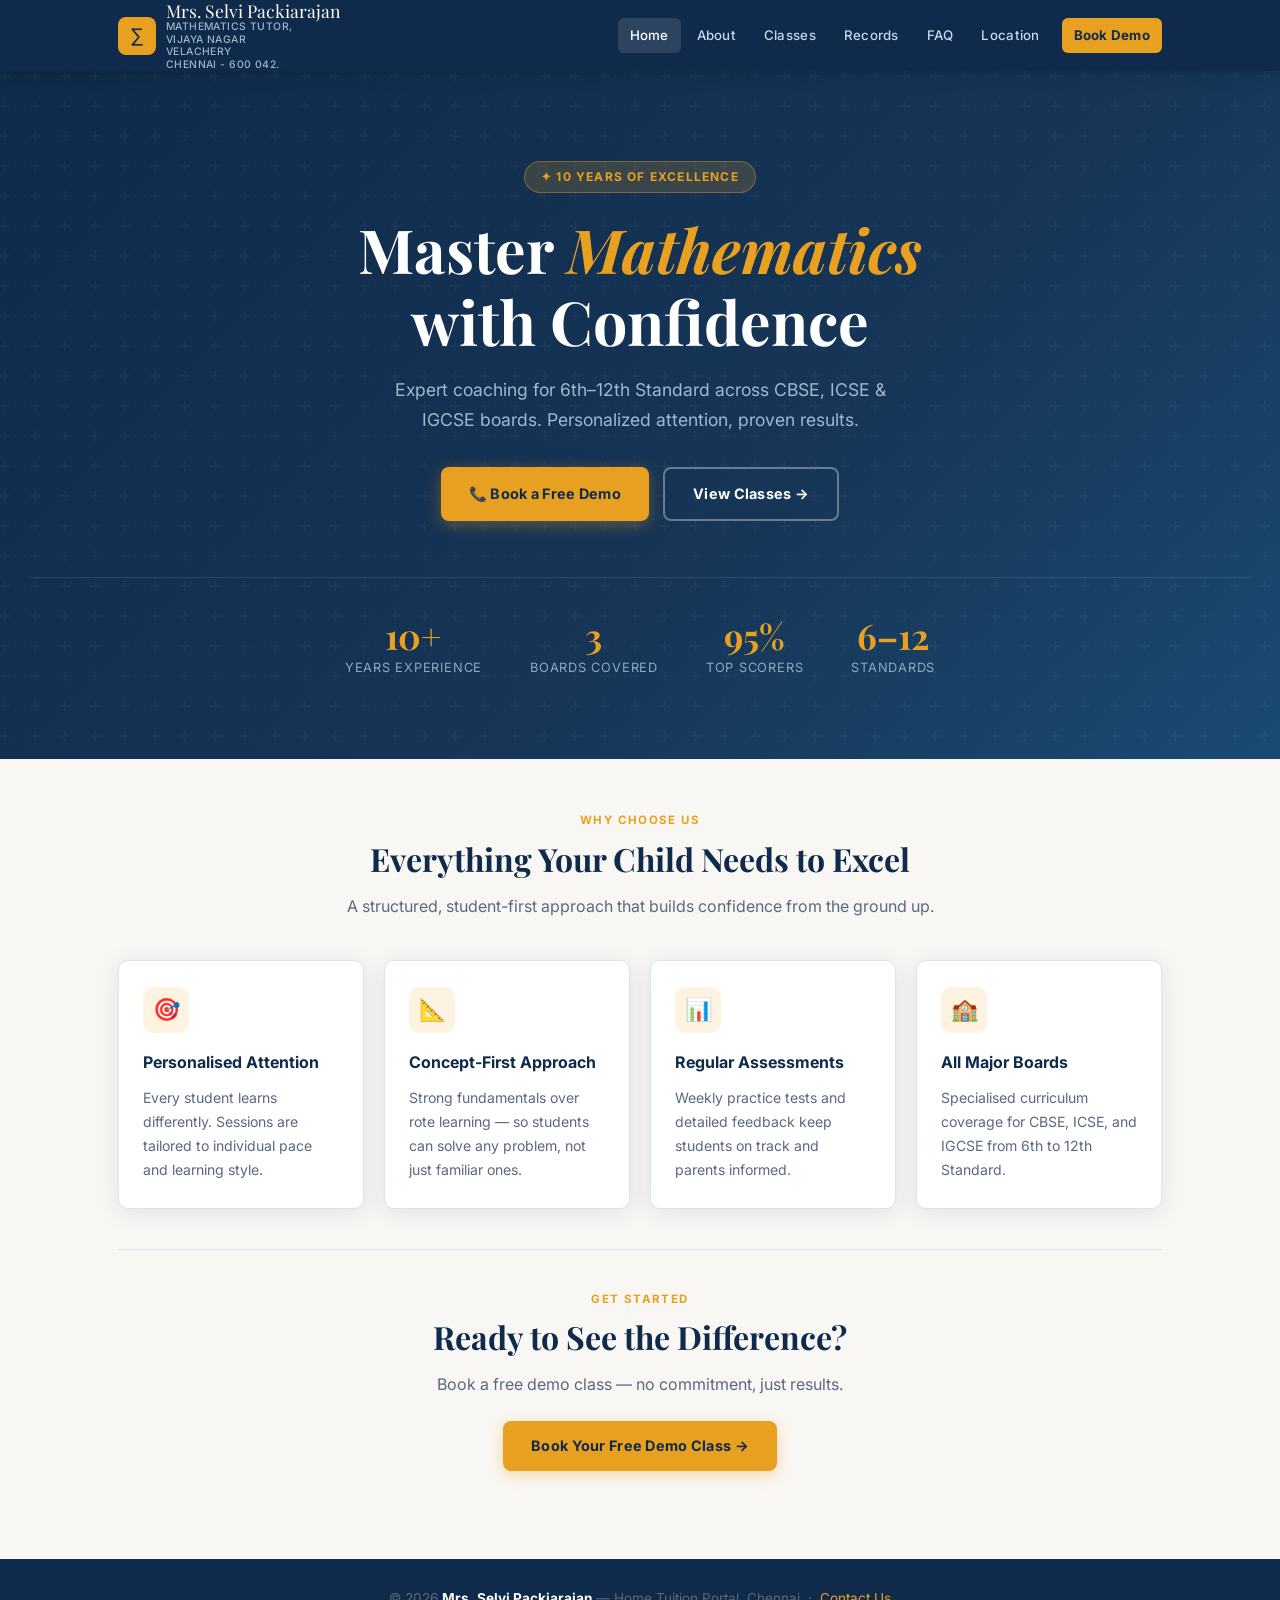
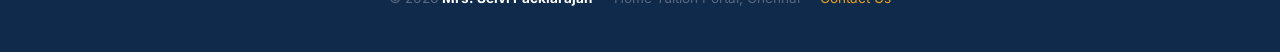
<file: index.html>
<!DOCTYPE html>
<html lang="en">
<head>
  <meta charset="UTF-8">
  <meta name="viewport" content="width=device-width, initial-scale=1.0">
  <title>Home Tuition — Expert Mathematics (6th–12th)</title>

  <link rel="stylesheet" href="css/style.css">

</head>


<body>

<header>
  <div class="header-inner">
    <a class="site-brand" href="index.html">
      <div class="brand-icon">∑</div>
      <div class="brand-text">
  Mrs. Selvi Packiarajan<br>
  <span>
    Mathematics Tutor,<br>
    Vijaya Nagar<br>
    Velachery<br>
    Chennai - 600 042.
  </span>
</div>

    <nav>
      <a href="index.html" class="active">Home</a>
      <a href="about.html">About</a>
      <a href="classes.html">Classes</a>
      <a href="records.html">Records</a>
      <a href="faq.html">FAQ</a>
      <a href="location.html">Location</a>
      <a href="contact.html" class="nav-cta">Book Demo</a>
    </nav>
  </div>
</header>

<section class="home-hero">
  <div class="hero-badge">✦ 10 Years of Excellence</div>
  <h1>Master <em>Mathematics</em><br>with Confidence</h1>
  <p>Expert coaching for 6th–12th Standard across CBSE, ICSE &amp; IGCSE boards. Personalized attention, proven results.</p>
  <div class="hero-btns">
    <a href="contact.html" class="btn btn-primary">📞 Book a Free Demo</a>
    <a href="classes.html" class="btn btn-outline">View Classes →</a>
  </div>
  <div class="stats-row">
    <div class="stat-item">
      <div class="stat-number">10+</div>
      <div class="stat-label">Years Experience</div>
    </div>
    <div class="stat-item">
      <div class="stat-number">3</div>
      <div class="stat-label">Boards Covered</div>
    </div>
    <div class="stat-item">
      <div class="stat-number">95%</div>
      <div class="stat-label">Top Scorers</div>
    </div>
    <div class="stat-item">
      <div class="stat-number">6–12</div>
      <div class="stat-label">Standards</div>
    </div>
  </div>
</section>

<main>
  <div class="text-center">
    <div class="section-label">Why Choose Us</div>
    <h2>Everything Your Child Needs to Excel</h2>
    <p>A structured, student-first approach that builds confidence from the ground up.</p>
  </div>

  <div class="feature-grid">
    <div class="feature-card">
      <div class="feature-icon">🎯</div>
      <h3>Personalised Attention</h3>
      <p>Every student learns differently. Sessions are tailored to individual pace and learning style.</p>
    </div>
    <div class="feature-card">
      <div class="feature-icon">📐</div>
      <h3>Concept-First Approach</h3>
      <p>Strong fundamentals over rote learning — so students can solve any problem, not just familiar ones.</p>
    </div>
    <div class="feature-card">
      <div class="feature-icon">📊</div>
      <h3>Regular Assessments</h3>
      <p>Weekly practice tests and detailed feedback keep students on track and parents informed.</p>
    </div>
    <div class="feature-card">
      <div class="feature-icon">🏫</div>
      <h3>All Major Boards</h3>
      <p>Specialised curriculum coverage for CBSE, ICSE, and IGCSE from 6th to 12th Standard.</p>
    </div>
  </div>

  <div class="divider"></div>

  <div class="text-center">
    <div class="section-label">Get Started</div>
    <h2>Ready to See the Difference?</h2>
    <p>Book a free demo class — no commitment, just results.</p>
    <div style="margin-top:22px;">
      <a href="contact.html" class="cta">Book Your Free Demo Class →</a>
    </div>
  </div>
</main>

<footer>
  <p>&copy; 2026 <strong>Mrs. Selvi Packiarajan</strong> — Home Tuition Portal, Chennai &nbsp;·&nbsp; <a href="contact.html">Contact Us</a></p>
</footer>

</body>
</html>
</file>
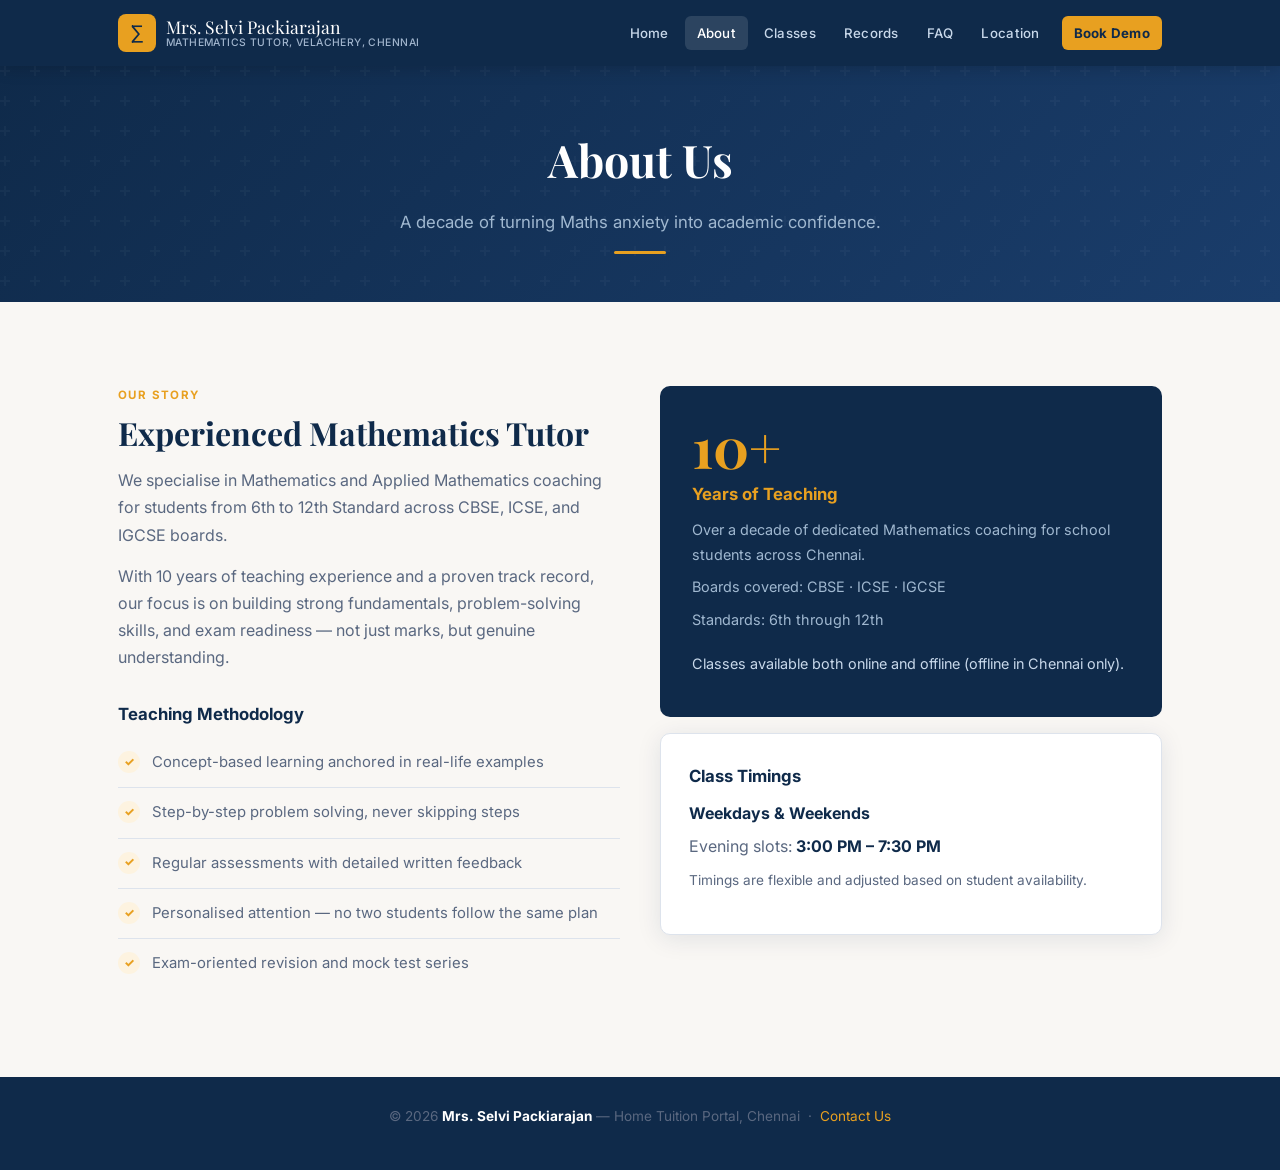
<file: about.html>
<!DOCTYPE html>
<html lang="en">
<head>
  <meta charset="UTF-8">
  <meta name="viewport" content="width=device-width, initial-scale=1.0">
  <title>About — Home Tuition</title>
  <link rel="stylesheet" href="css/style.css">
</head>
<body>

<header>
  <div class="header-inner">
    <a class="site-brand" href="index.html">
      <div class="brand-icon">∑</div>
      <div class="brand-text">Mrs. Selvi Packiarajan<span>Mathematics Tutor, Velachery, Chennai</span></div>
    </a>
    <nav>
      <a href="index.html">Home</a>
      <a href="about.html" class="active">About</a>
      <a href="classes.html">Classes</a>
      <a href="records.html">Records</a>
      <a href="faq.html">FAQ</a>
      <a href="location.html">Location</a>
      <a href="contact.html" class="nav-cta">Book Demo</a>
    </nav>
  </div>
</header>

<div class="page-hero">
  <h1>About Us</h1>
  <p>A decade of turning Maths anxiety into academic confidence.</p>
  <div class="hero-bar"></div>
</div>

<main>
  <div class="about-grid">
    <div>
      <div class="section-label">Our Story</div>
      <h2>Experienced Mathematics Tutor</h2>
      <p>We specialise in Mathematics and Applied Mathematics coaching for students from 6th to 12th Standard across CBSE, ICSE, and IGCSE boards.</p>
      <p>With 10 years of teaching experience and a proven track record, our focus is on building strong fundamentals, problem-solving skills, and exam readiness — not just marks, but genuine understanding.</p>

      <h3>Teaching Methodology</h3>
      <ul class="method-list">
        <li>Concept-based learning anchored in real-life examples</li>
        <li>Step-by-step problem solving, never skipping steps</li>
        <li>Regular assessments with detailed written feedback</li>
        <li>Personalised attention — no two students follow the same plan</li>
        <li>Exam-oriented revision and mock test series</li>
      </ul>
    </div>

    <div>
      <div class="highlight-box">
        <div class="exp-number">10+</div>
        <h3>Years of Teaching</h3>
        <p>Over a decade of dedicated Mathematics coaching for school students across Chennai.</p>
        <p>Boards covered: CBSE · ICSE · IGCSE</p>
        <p>Standards: 6th through 12th</p>
        <p style="margin-top:20px; color:#c8d8ea;">Classes available both online and offline (offline in Chennai only).</p>
      </div>

      <div class="card mt-16">
        <h3 style="margin-top:0">Class Timings</h3>
        <p style="margin-bottom:6px;"><strong style="color:var(--navy)">Weekdays &amp; Weekends</strong></p>
        <p style="margin:0;">Evening slots: <strong style="color:var(--navy)">3:00 PM – 7:30 PM</strong></p>
        <p style="font-size:0.85rem;margin-top:8px;">Timings are flexible and adjusted based on student availability.</p>
      </div>
    </div>
  </div>
</main>

<footer>
  <p>&copy; 2026 <strong>Mrs. Selvi Packiarajan</strong> — Home Tuition Portal, Chennai &nbsp;·&nbsp; <a href="contact.html">Contact Us</a></p>
</footer>

</body>
</html>
</file>
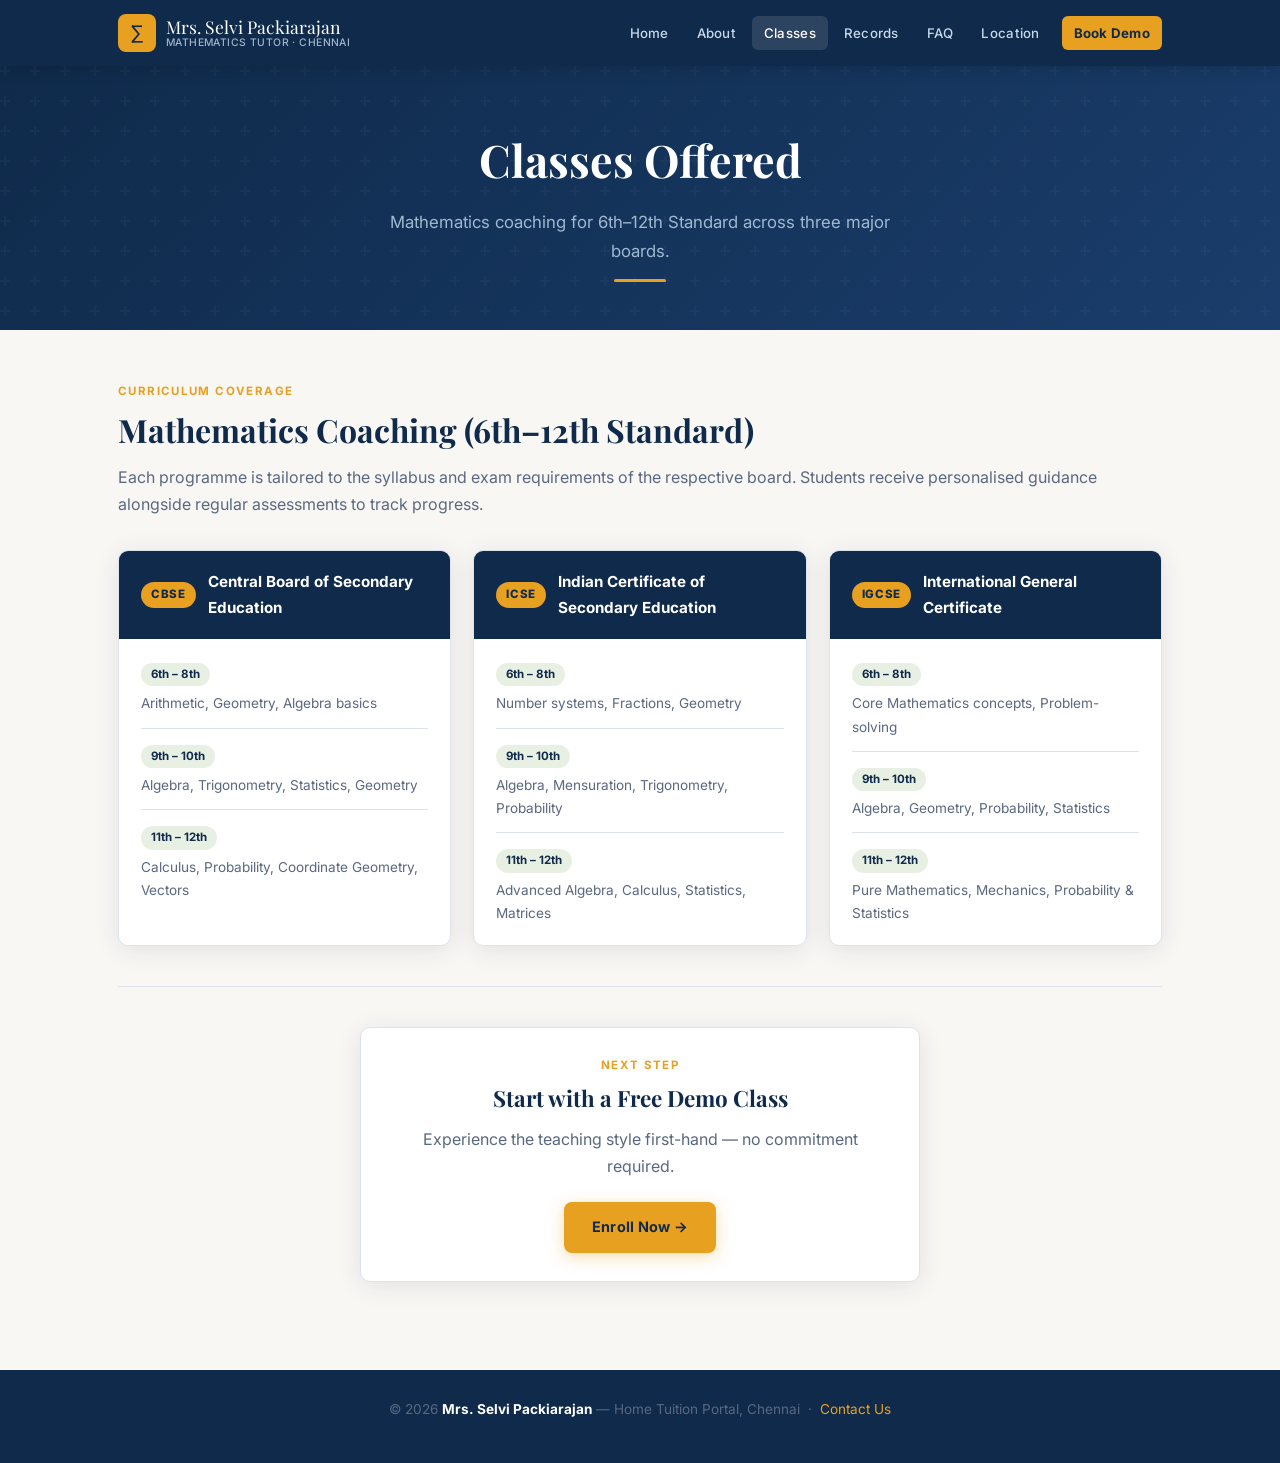
<file: classes.html>
<!DOCTYPE html>
<html lang="en">
<head>
  <meta charset="UTF-8">
  <meta name="viewport" content="width=device-width, initial-scale=1.0">
  <title>Classes — Home Tuition</title>
  <link rel="stylesheet" href="css/style.css">
</head>
<body>

<header>
  <div class="header-inner">
    <a class="site-brand" href="index.html">
      <div class="brand-icon">∑</div>
      <div class="brand-text">Mrs. Selvi Packiarajan<span>Mathematics Tutor · Chennai</span></div>
    </a>
    <nav>
      <a href="index.html">Home</a>
      <a href="about.html">About</a>
      <a href="classes.html" class="active">Classes</a>
      <a href="records.html">Records</a>
      <a href="faq.html">FAQ</a>
      <a href="location.html">Location</a>
      <a href="contact.html" class="nav-cta">Book Demo</a>
    </nav>
  </div>
</header>

<div class="page-hero">
  <h1>Classes Offered</h1>
  <p>Mathematics coaching for 6th–12th Standard across three major boards.</p>
  <div class="hero-bar"></div>
</div>

<main>
  <div class="section-label">Curriculum Coverage</div>
  <h2>Mathematics Coaching (6th–12th Standard)</h2>
  <p>Each programme is tailored to the syllabus and exam requirements of the respective board. Students receive personalised guidance alongside regular assessments to track progress.</p>

  <div class="boards-grid">

    <div class="board-card">
      <div class="board-card-head">
        <span class="board-badge">CBSE</span>
        <h3>Central Board of Secondary Education</h3>
      </div>
      <div class="board-card-body">
        <div class="board-level">
          <span class="level-tag">6th – 8th</span>
          <p>Arithmetic, Geometry, Algebra basics</p>
        </div>
        <div class="board-level">
          <span class="level-tag">9th – 10th</span>
          <p>Algebra, Trigonometry, Statistics, Geometry</p>
        </div>
        <div class="board-level">
          <span class="level-tag">11th – 12th</span>
          <p>Calculus, Probability, Coordinate Geometry, Vectors</p>
        </div>
      </div>
    </div>

    <div class="board-card">
      <div class="board-card-head">
        <span class="board-badge">ICSE</span>
        <h3>Indian Certificate of Secondary Education</h3>
      </div>
      <div class="board-card-body">
        <div class="board-level">
          <span class="level-tag">6th – 8th</span>
          <p>Number systems, Fractions, Geometry</p>
        </div>
        <div class="board-level">
          <span class="level-tag">9th – 10th</span>
          <p>Algebra, Mensuration, Trigonometry, Probability</p>
        </div>
        <div class="board-level">
          <span class="level-tag">11th – 12th</span>
          <p>Advanced Algebra, Calculus, Statistics, Matrices</p>
        </div>
      </div>
    </div>

    <div class="board-card">
      <div class="board-card-head">
        <span class="board-badge">IGCSE</span>
        <h3>International General Certificate</h3>
      </div>
      <div class="board-card-body">
        <div class="board-level">
          <span class="level-tag">6th – 8th</span>
          <p>Core Mathematics concepts, Problem-solving</p>
        </div>
        <div class="board-level">
          <span class="level-tag">9th – 10th</span>
          <p>Algebra, Geometry, Probability, Statistics</p>
        </div>
        <div class="board-level">
          <span class="level-tag">11th – 12th</span>
          <p>Pure Mathematics, Mechanics, Probability &amp; Statistics</p>
        </div>
      </div>
    </div>

  </div>

  <div class="divider"></div>

  <div class="card text-center" style="max-width:560px;margin:0 auto;">
    <div class="section-label">Next Step</div>
    <h2 style="font-size:1.4rem;">Start with a Free Demo Class</h2>
    <p>Experience the teaching style first-hand — no commitment required.</p>
    <a href="contact.html" class="cta" style="margin-top:8px;">Enroll Now →</a>
  </div>
</main>

<footer>
  <p>&copy; 2026 <strong>Mrs. Selvi Packiarajan</strong> — Home Tuition Portal, Chennai &nbsp;·&nbsp; <a href="contact.html">Contact Us</a></p>
</footer>

</body>
</html>
</file>
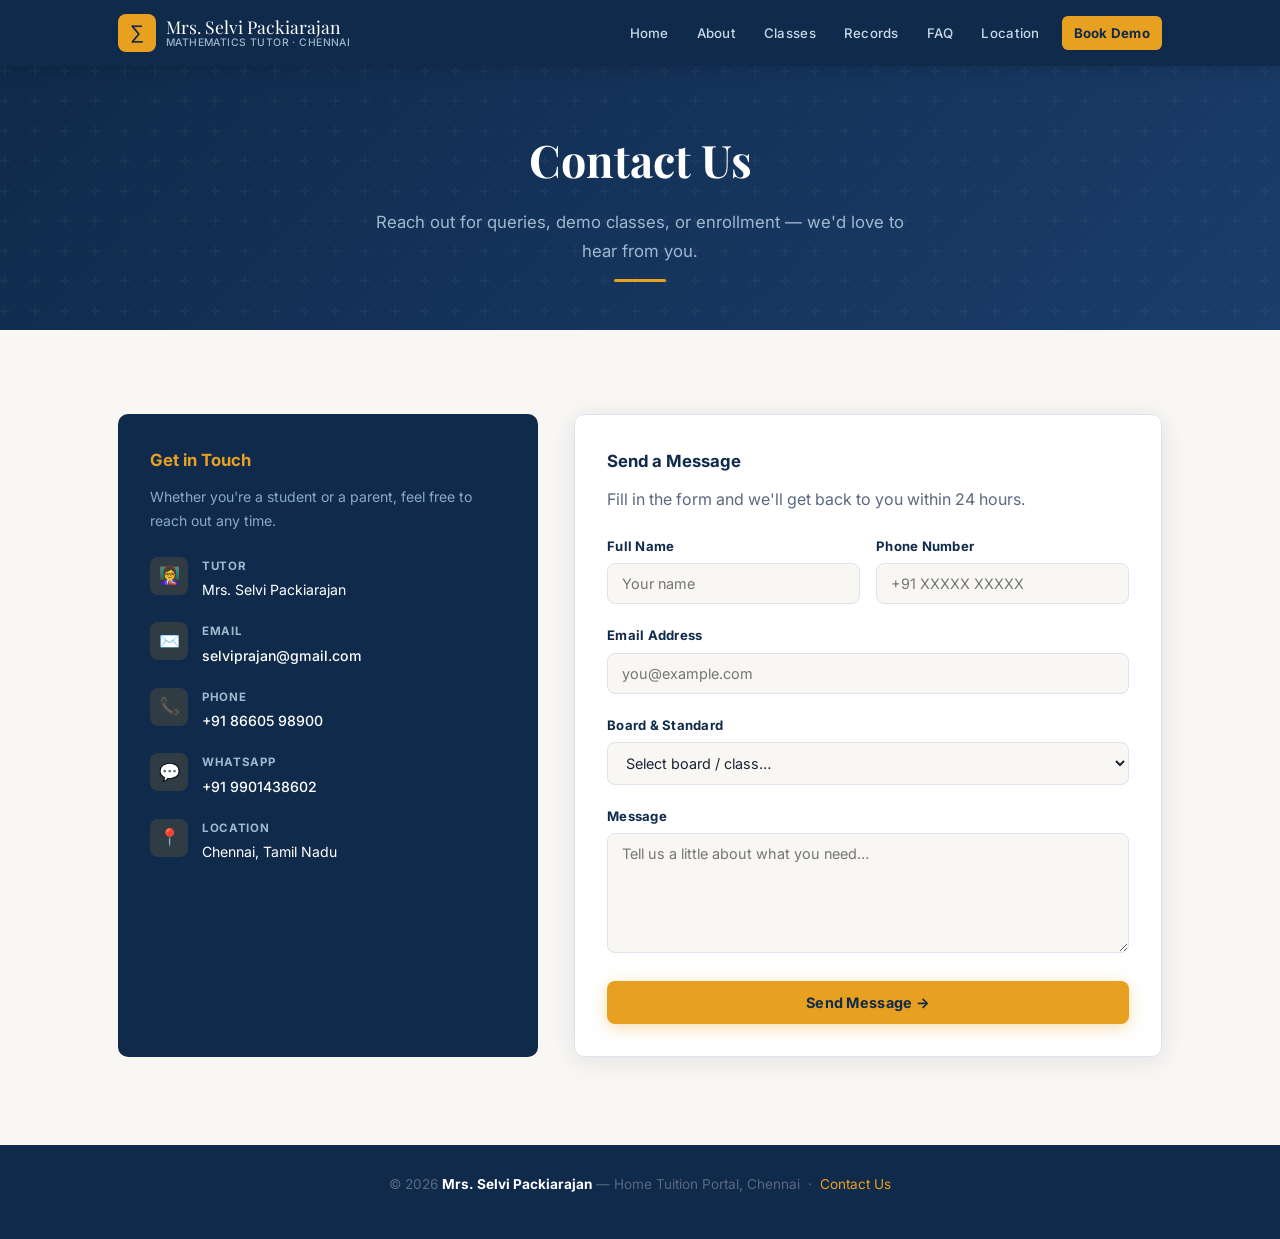
<file: contact.html>
<!DOCTYPE html>
<html lang="en">
<head>
  <meta charset="UTF-8">
  <meta name="viewport" content="width=device-width, initial-scale=1.0">
  <title>Contact — Home Tuition</title>
  <link rel="stylesheet" href="css/style.css">
</head>
<body>

<header>
  <div class="header-inner">
    <a class="site-brand" href="index.html">
      <div class="brand-icon">∑</div>
      <div class="brand-text">Mrs. Selvi Packiarajan<span>Mathematics Tutor · Chennai</span></div>
    </a>
    <nav>
      <a href="index.html">Home</a>
      <a href="about.html">About</a>
      <a href="classes.html">Classes</a>
      <a href="records.html">Records</a>
      <a href="faq.html">FAQ</a>
      <a href="location.html">Location</a>
      <a href="contact.html" class="nav-cta active">Book Demo</a>
    </nav>
  </div>
</header>

<div class="page-hero">
  <h1>Contact Us</h1>
  <p>Reach out for queries, demo classes, or enrollment — we'd love to hear from you.</p>
  <div class="hero-bar"></div>
</div>

<main>
  <div class="contact-grid">

    <div class="contact-info-card">
      <h3>Get in Touch</h3>
      <p style="color:#8aaac4;font-size:0.88rem;margin-bottom:24px;">Whether you're a student or a parent, feel free to reach out any time.</p>

      <div class="contact-row">
        <div class="contact-icon">👩‍🏫</div>
        <div class="contact-detail">
          <strong>Tutor</strong>
          Mrs. Selvi Packiarajan
        </div>
      </div>
      <div class="contact-row">
        <div class="contact-icon">✉️</div>
        <div class="contact-detail">
          <strong>Email</strong>
          <a href="mailto:selviprajan@gmail.com">selviprajan@gmail.com</a>
        </div>
      </div>
      <div class="contact-row">
        <div class="contact-icon">📞</div>
        <div class="contact-detail">
          <strong>Phone</strong>
          <a href="tel:+918660598900">+91 86605 98900</a>
        </div>
      </div>
      <div class="contact-row">
        <div class="contact-icon">💬</div>
        <div class="contact-detail">
          <strong>WhatsApp</strong>
          <a href="https://wa.me/919901438602">+91 9901438602</a>
        </div>
      </div>
      <div class="contact-row">
        <div class="contact-icon">📍</div>
        <div class="contact-detail">
          <strong>Location</strong>
          Chennai, Tamil Nadu
        </div>
      </div>
    </div>

    <div class="form-card">
      <h3>Send a Message</h3>
      <p style="margin-bottom:22px;">Fill in the form and we'll get back to you within 24 hours.</p>
      <form action="mailto:selviprajan@gmail.com" method="post" enctype="text/plain">
        <div class="form-row">
          <div class="form-group">
            <label for="name">Full Name</label>
            <input type="text" id="name" name="name" placeholder="Your name" required>
          </div>
          <div class="form-group">
            <label for="phone">Phone Number</label>
            <input type="tel" id="phone" name="phone" placeholder="+91 XXXXX XXXXX">
          </div>
        </div>
        <div class="form-group">
          <label for="email">Email Address</label>
          <input type="email" id="email" name="email" placeholder="you@example.com" required>
        </div>
        <div class="form-group">
          <label for="board">Board &amp; Standard</label>
          <select id="board" name="board">
            <option value="">Select board / class…</option>
            <optgroup label="CBSE">
              <option>CBSE — 6th to 8th</option>
              <option>CBSE — 9th to 10th</option>
              <option>CBSE — 11th to 12th</option>
            </optgroup>
            <optgroup label="ICSE">
              <option>ICSE — 6th to 8th</option>
              <option>ICSE — 9th to 10th</option>
              <option>ICSE — 11th to 12th</option>
            </optgroup>
            <optgroup label="IGCSE">
              <option>IGCSE — 6th to 8th</option>
              <option>IGCSE — 9th to 10th</option>
              <option>IGCSE — 11th to 12th</option>
            </optgroup>
          </select>
        </div>
        <div class="form-group">
          <label for="message">Message</label>
          <textarea id="message" name="message" placeholder="Tell us a little about what you need…" required></textarea>
        </div>
        <button type="submit" class="btn btn-primary" style="width:100%;justify-content:center;">Send Message →</button>
      </form>
    </div>

  </div>
</main>

<footer>
  <p>&copy; 2026 <strong>Mrs. Selvi Packiarajan</strong> — Home Tuition Portal, Chennai &nbsp;·&nbsp; <a href="contact.html">Contact Us</a></p>
</footer>

</body>
</html>
</file>
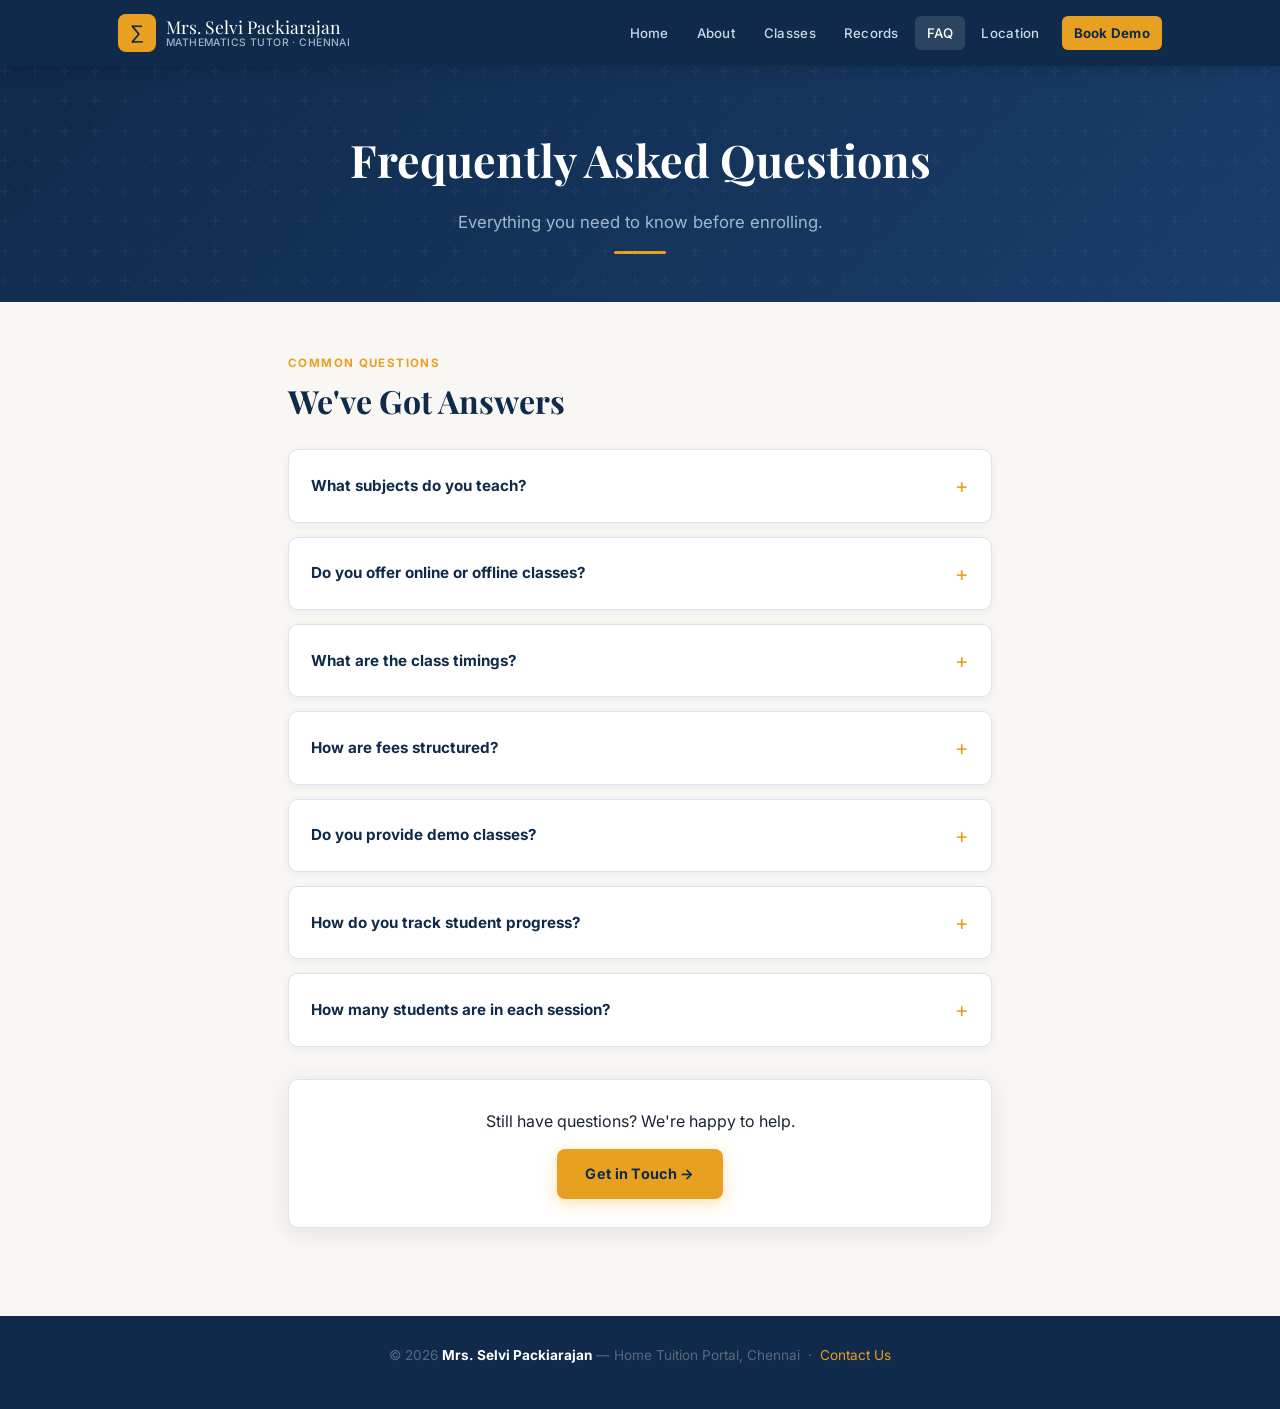
<file: faq.html>
<!DOCTYPE html>
<html lang="en">
<head>
  <meta charset="UTF-8">
  <meta name="viewport" content="width=device-width, initial-scale=1.0">
  <title>FAQ — Home Tuition</title>
  <link rel="stylesheet" href="css/style.css">
</head>
<body>

<header>
  <div class="header-inner">
    <a class="site-brand" href="index.html">
      <div class="brand-icon">∑</div>
      <div class="brand-text">Mrs. Selvi Packiarajan<span>Mathematics Tutor · Chennai</span></div>
    </a>
    <nav>
      <a href="index.html">Home</a>
      <a href="about.html">About</a>
      <a href="classes.html">Classes</a>
      <a href="records.html">Records</a>
      <a href="faq.html" class="active">FAQ</a>
      <a href="location.html">Location</a>
      <a href="contact.html" class="nav-cta">Book Demo</a>
    </nav>
  </div>
</header>

<div class="page-hero">
  <h1>Frequently Asked Questions</h1>
  <p>Everything you need to know before enrolling.</p>
  <div class="hero-bar"></div>
</div>

<main style="max-width:760px;">
  <div class="section-label">Common Questions</div>
  <h2>We've Got Answers</h2>

  <div class="faq-list">

    <div class="faq-item">
      <div class="faq-question">What subjects do you teach?</div>
      <div class="faq-answer">
        <p>We specialise exclusively in Mathematics (and Applied Mathematics) for classes 6th to 12th across CBSE, ICSE, and IGCSE boards.</p>
      </div>
    </div>

    <div class="faq-item">
      <div class="faq-question">Do you offer online or offline classes?</div>
      <div class="faq-answer">
        <p>Both options are available. Offline sessions are conducted in Chennai only. Online classes are open to students across India.</p>
      </div>
    </div>

    <div class="faq-item">
      <div class="faq-question">What are the class timings?</div>
      <div class="faq-answer">
        <p>Evening slots are available from <strong>3:00 PM to 7:30 PM</strong> on weekdays and weekends. Timings are flexible and adjusted to suit each student's school schedule.</p>
      </div>
    </div>

    <div class="faq-item">
      <div class="faq-question">How are fees structured?</div>
      <div class="faq-answer">
        <p>Fees depend on the grade level and board. Discounts are available for group enrollments and long-term commitments. Please <a href="contact.html">contact us</a> for a personalised fee quote.</p>
      </div>
    </div>

    <div class="faq-item">
      <div class="faq-question">Do you provide demo classes?</div>
      <div class="faq-answer">
        <p>Yes! We offer a <strong>free demo class</strong> so students and parents can experience the teaching approach before committing. <a href="contact.html">Book yours today →</a></p>
      </div>
    </div>

    <div class="faq-item">
      <div class="faq-question">How do you track student progress?</div>
      <div class="faq-answer">
        <p>Through regular assessments, timed practice tests, and one-on-one feedback sessions. Parents receive periodic updates on their child's performance and areas of improvement.</p>
      </div>
    </div>

    <div class="faq-item">
      <div class="faq-question">How many students are in each session?</div>
      <div class="faq-answer">
        <p>We keep batch sizes very small to ensure personalised attention. Both one-on-one and small group sessions (up to 3 students) are available.</p>
      </div>
    </div>

  </div>

  <div class="card mt-32 text-center">
    <p style="margin-bottom:14px;color:var(--text);">Still have questions? We're happy to help.</p>
    <a href="contact.html" class="cta">Get in Touch →</a>
  </div>
</main>

<footer>
  <p>&copy; 2026 <strong>Mrs. Selvi Packiarajan</strong> — Home Tuition Portal, Chennai &nbsp;·&nbsp; <a href="contact.html">Contact Us</a></p>
</footer>

<script>
  document.querySelectorAll('.faq-question').forEach(q => {
    q.addEventListener('click', () => {
      const item = q.parentElement;
      const isOpen = item.classList.contains('open');
      document.querySelectorAll('.faq-item').forEach(i => i.classList.remove('open'));
      if (!isOpen) item.classList.add('open');
    });
  });
</script>

</body>
</html>
</file>
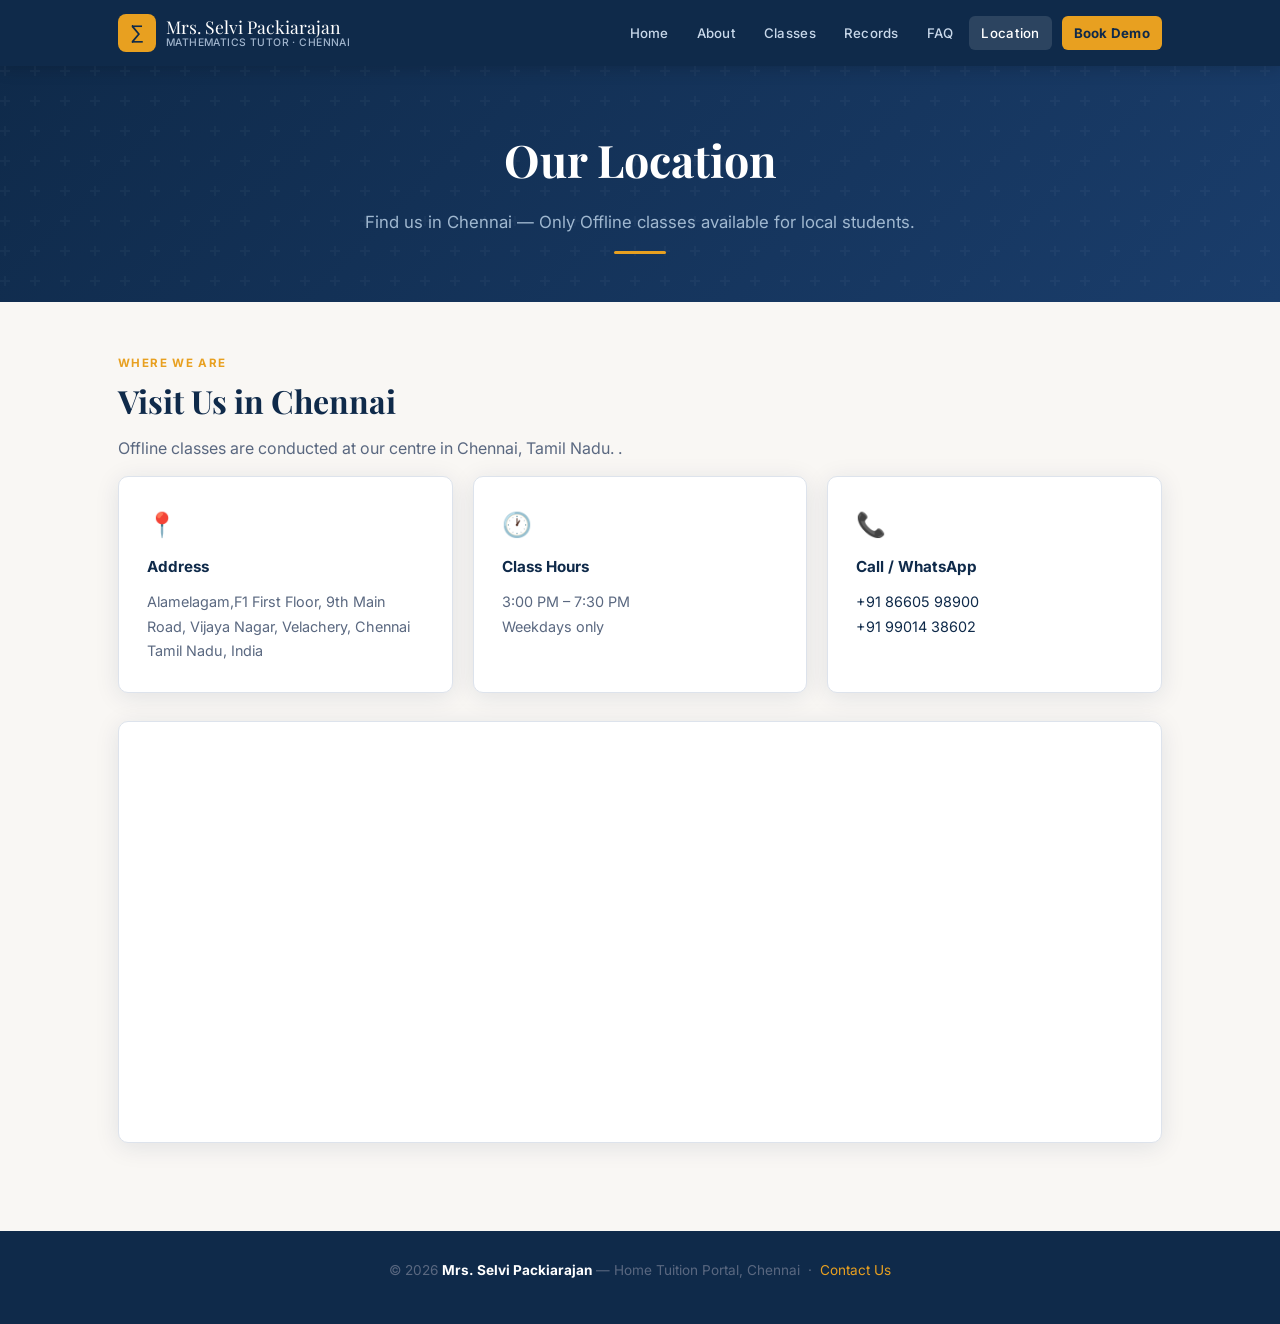
<file: location.html>
<!DOCTYPE html>
<html lang="en">
<head>
  <meta charset="UTF-8">
  <meta name="viewport" content="width=device-width, initial-scale=1.0">
  <title>Location — Home Tuition</title>
  <link rel="stylesheet" href="css/style.css">
</head>
<body>

<header>
  <div class="header-inner">
    <a class="site-brand" href="index.html">
      <div class="brand-icon">∑</div>
      <div class="brand-text">Mrs. Selvi Packiarajan<span>Mathematics Tutor · Chennai</span></div>
    </a>
    <nav>
      <a href="index.html">Home</a>
      <a href="about.html">About</a>
      <a href="classes.html">Classes</a>
      <a href="records.html">Records</a>
      <a href="faq.html">FAQ</a>
      <a href="location.html" class="active">Location</a>
      <a href="contact.html" class="nav-cta">Book Demo</a>
    </nav>
  </div>
</header>

<div class="page-hero">
  <h1>Our Location</h1>
  <p>Find us in Chennai — Only Offline classes available for local students.</p>
  <div class="hero-bar"></div>
</div>

<main>
  <div class="section-label">Where We Are</div>
  <h2>Visit Us in Chennai</h2>
  <p>Offline classes are conducted at our centre in Chennai, Tamil Nadu. .</p>

  <div style="display:flex;gap:20px;flex-wrap:wrap;margin-bottom:28px;">
    <div class="card" style="flex:1;min-width:220px;">
      <div style="font-size:1.5rem;margin-bottom:8px;">📍</div>
      <h3 style="margin-top:0;font-size:0.95rem;">Address</h3>
      <p style="margin:0;font-size:0.9rem;">Alamelagam,F1 First Floor, 9th Main Road, Vijaya Nagar, Velachery, Chennai<br>Tamil Nadu, India</p>
    </div>
    <div class="card" style="flex:1;min-width:220px;">
      <div style="font-size:1.5rem;margin-bottom:8px;">🕐</div>
      <h3 style="margin-top:0;font-size:0.95rem;">Class Hours</h3>
      <p style="margin:0;font-size:0.9rem;">3:00 PM – 7:30 PM<br>Weekdays only</p>
    </div>
    <div class="card" style="flex:1;min-width:220px;">
      <div style="font-size:1.5rem;margin-bottom:8px;">📞</div>
      <h3 style="margin-top:0;font-size:0.95rem;">Call / WhatsApp</h3>
      <p style="margin:0;font-size:0.9rem;"><a href="tel:+918660598900">+91 86605 98900</a><br><a href="https://wa.me/919901438602">+91 99014 38602</a></p>
    </div>
  </div>

  <div class="location-wrap">
    <iframe
      src="https://www.google.com/maps/embed?pb=!1m18!1m12!1m3!1d3887.9843778496233!2d80.2176975!3d12.9728509!2m3!1f0!2f0!3f0!3m2!1i1024!2i768!4f13.1!3m3!1m2!1s0x3a525d0015ac16e1%3A0x626a32722a098795!2sALAMELAGAM!5e0!3m2!1sen!2sin!4v1782211047965!5m2!1sen!2sin"
      allowfullscreen=""
      loading="lazy"
      referrerpolicy="no-referrer-when-downgrade"
      title="Tuition Centre Location">
    </iframe>
  </div>
</main>

<footer>
  <p>&copy; 2026 <strong>Mrs. Selvi Packiarajan</strong> — Home Tuition Portal, Chennai &nbsp;·&nbsp; <a href="contact.html">Contact Us</a></p>
</footer>

</body>
</html>
</file>
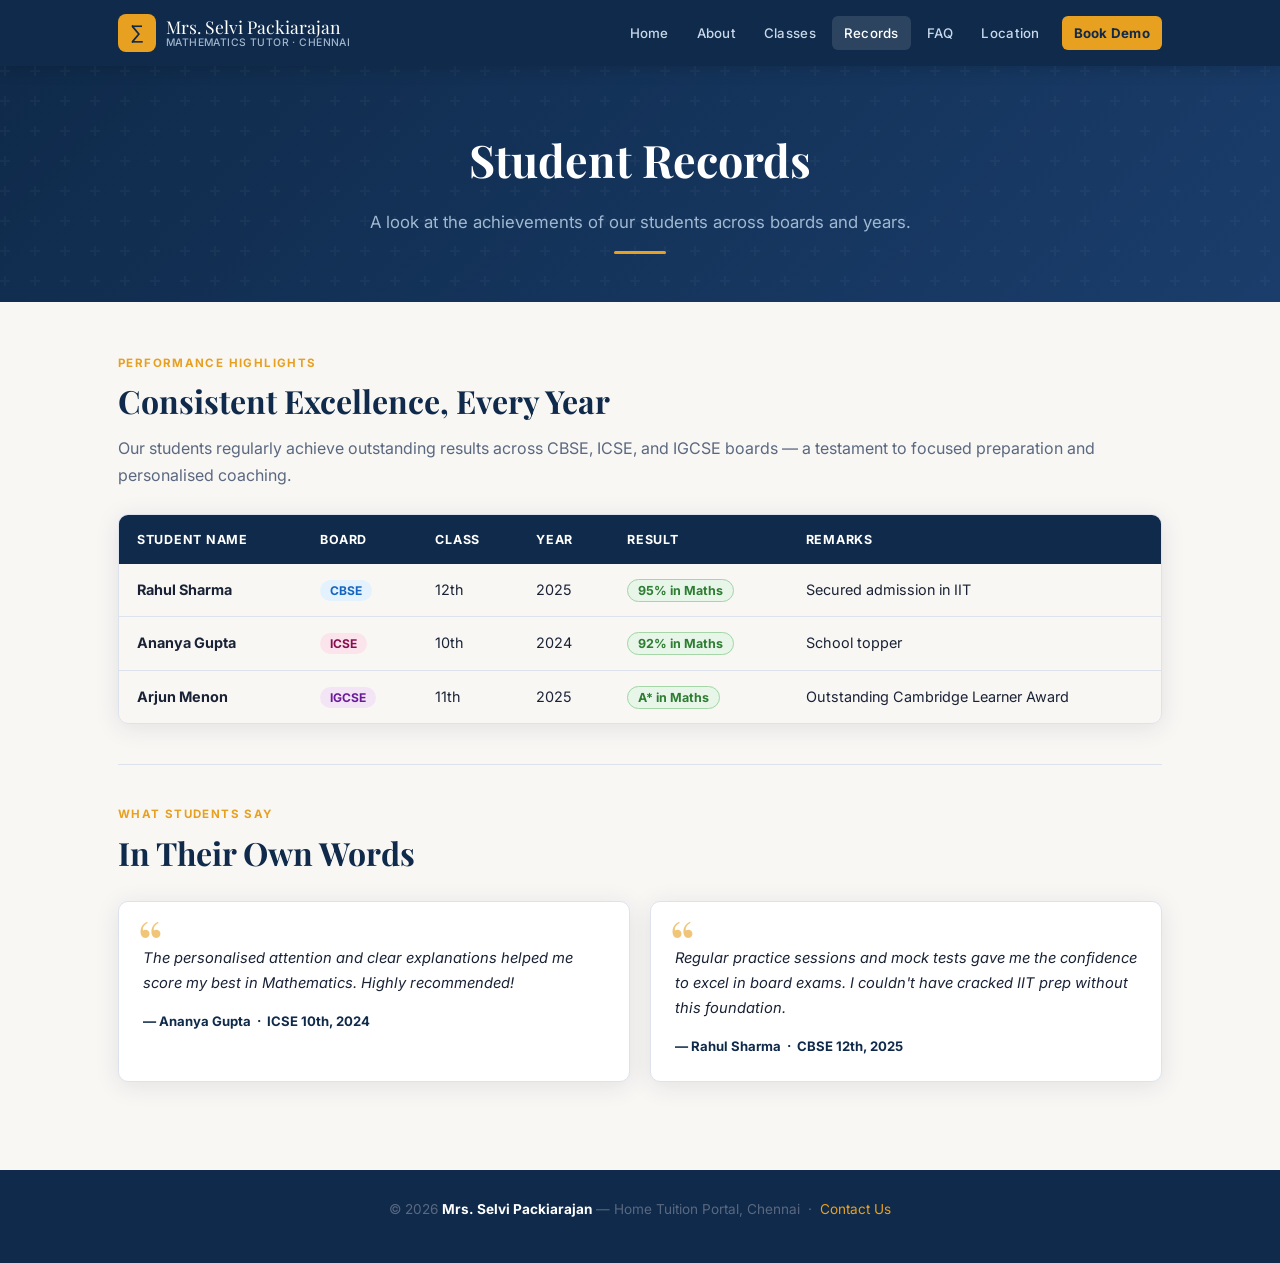
<file: records.html>
<!DOCTYPE html>
<html lang="en">
<head>
  <meta charset="UTF-8">
  <meta name="viewport" content="width=device-width, initial-scale=1.0">
  <title>Student Records — Home Tuition</title>
  <link rel="stylesheet" href="css/style.css">
</head>
<body>

<header>
  <div class="header-inner">
    <a class="site-brand" href="index.html">
      <div class="brand-icon">∑</div>
      <div class="brand-text">Mrs. Selvi Packiarajan<span>Mathematics Tutor · Chennai</span></div>
    </a>
    <nav>
      <a href="index.html">Home</a>
      <a href="about.html">About</a>
      <a href="classes.html">Classes</a>
      <a href="records.html" class="active">Records</a>
      <a href="faq.html">FAQ</a>
      <a href="location.html">Location</a>
      <a href="contact.html" class="nav-cta">Book Demo</a>
    </nav>
  </div>
</header>

<div class="page-hero">
  <h1>Student Records</h1>
  <p>A look at the achievements of our students across boards and years.</p>
  <div class="hero-bar"></div>
</div>

<main>
  <div class="section-label">Performance Highlights</div>
  <h2>Consistent Excellence, Every Year</h2>
  <p>Our students regularly achieve outstanding results across CBSE, ICSE, and IGCSE boards — a testament to focused preparation and personalised coaching.</p>

  <div class="table-wrap">
    <table>
      <thead>
        <tr>
          <th>Student Name</th>
          <th>Board</th>
          <th>Class</th>
          <th>Year</th>
          <th>Result</th>
          <th>Remarks</th>
        </tr>
      </thead>
      <tbody>
        <tr>
          <td><strong>Rahul Sharma</strong></td>
          <td><span class="board-pill board-cbse">CBSE</span></td>
          <td>12th</td>
          <td>2025</td>
          <td><span class="result-badge">95% in Maths</span></td>
          <td>Secured admission in IIT</td>
        </tr>
        <tr>
          <td><strong>Ananya Gupta</strong></td>
          <td><span class="board-pill board-icse">ICSE</span></td>
          <td>10th</td>
          <td>2024</td>
          <td><span class="result-badge">92% in Maths</span></td>
          <td>School topper</td>
        </tr>
        <tr>
          <td><strong>Arjun Menon</strong></td>
          <td><span class="board-pill board-igcse">IGCSE</span></td>
          <td>11th</td>
          <td>2025</td>
          <td><span class="result-badge">A* in Maths</span></td>
          <td>Outstanding Cambridge Learner Award</td>
        </tr>
      </tbody>
    </table>
  </div>

  <div class="divider"></div>

  <div class="section-label">What Students Say</div>
  <h2>In Their Own Words</h2>

  <div class="testimonials-grid">
    <div class="testimonial-card">
      <p>The personalised attention and clear explanations helped me score my best in Mathematics. Highly recommended!</p>
      <div class="testimonial-author">— Ananya Gupta &nbsp;·&nbsp; ICSE 10th, 2024</div>
    </div>
    <div class="testimonial-card">
      <p>Regular practice sessions and mock tests gave me the confidence to excel in board exams. I couldn't have cracked IIT prep without this foundation.</p>
      <div class="testimonial-author">— Rahul Sharma &nbsp;·&nbsp; CBSE 12th, 2025</div>
    </div>
  </div>
</main>

<footer>
  <p>&copy; 2026 <strong>Mrs. Selvi Packiarajan</strong> — Home Tuition Portal, Chennai &nbsp;·&nbsp; <a href="contact.html">Contact Us</a></p>
</footer>

</body>
</html>
</file>
<file: css/style.css>
/* ============================================================
   HOME TUITION PORTAL — Style Sheet
   Palette: Deep navy · Chalk white · Warm amber · Soft sage
   Typefaces: Playfair Display (headings) · Inter (body)
   ============================================================ */

@import url('https://fonts.googleapis.com/css2?family=Playfair+Display:ital,wght@0,600;0,700;1,600&family=Inter:wght@400;500;600;700&display=swap');

/* ── Tokens ──────────────────────────────────────────────── */
:root {
  --navy:    #0f2a4a;
  --navy-lt: #1a3d6b;
  --amber:   #e8a020;
  --amber-lt:#fdf3e0;
  --sage:    #e8f0e4;
  --chalk:   #f9f7f4;
  --text:    #1a2336;
  --muted:   #5a6880;
  --border:  #dde3ec;
  --white:   #ffffff;
  --radius:  10px;
  --shadow:  0 4px 24px rgba(15,42,74,.10);
}

/* ── Reset ───────────────────────────────────────────────── */
*, *::before, *::after { box-sizing: border-box; margin: 0; padding: 0; }
html { scroll-behavior: smooth; }
body {
  font-family: 'Inter', sans-serif;
  background: var(--chalk);
  color: var(--text);
  font-size: 16px;
  line-height: 1.7;
}
img { max-width: 100%; display: block; }
a { color: var(--navy); text-decoration: none; }

/* ── Header / Nav ────────────────────────────────────────── */
header {
  background: var(--navy);
  position: sticky;
  top: 0;
  z-index: 100;
  box-shadow: 0 2px 16px rgba(0,0,0,.18);
}
.header-inner {
  max-width: 1100px;
  margin: 0 auto;
  padding: 0 28px;
  display: flex;
  align-items: center;
  justify-content: space-between;
  gap: 16px;
  min-height: 66px;
}
.site-brand {
  display: flex;
  align-items: center;
  gap: 10px;
  text-decoration: none;
}
.brand-icon {
  width: 38px; height: 38px;
  background: var(--amber);
  border-radius: 8px;
  display: flex; align-items: center; justify-content: center;
  font-size: 20px;
  flex-shrink: 0;
}
.brand-text {
  font-family: 'Playfair Display', serif;
  font-size: 1.1rem;
  color: var(--white);
  line-height: 1.2;
}
.brand-text span { display: block; font-size: 0.65rem; font-family: 'Inter',sans-serif; color: #a0b4cc; font-weight: 500; letter-spacing:.04em; text-transform:uppercase; }

nav { display: flex; align-items: center; gap: 4px; flex-wrap: wrap; }
nav a {
  color: #c8d8ea;
  font-size: 0.83rem;
  font-weight: 500;
  padding: 6px 12px;
  border-radius: 6px;
  transition: background .18s, color .18s;
  letter-spacing: .02em;
}
nav a:hover, nav a.active {
  background: rgba(255,255,255,.12);
  color: var(--white);
}
nav a.nav-cta {
  background: var(--amber);
  color: var(--navy);
  font-weight: 700;
  margin-left: 6px;
}
nav a.nav-cta:hover { background: #f0b030; }

/* ── Page Hero ───────────────────────────────────────────── */
.page-hero {
  background: linear-gradient(135deg, var(--navy) 0%, var(--navy-lt) 100%);
  padding: 56px 28px 48px;
  text-align: center;
  position: relative;
  overflow: hidden;
}
.page-hero::before {
  content: '';
  position: absolute; inset: 0;
  background: url("data:image/svg+xml,%3Csvg width='60' height='60' viewBox='0 0 60 60' xmlns='http://www.w3.org/2000/svg'%3E%3Cg fill='none' fill-rule='evenodd'%3E%3Cg fill='%23ffffff' fill-opacity='0.03'%3E%3Cpath d='M36 34v-4h-2v4h-4v2h4v4h2v-4h4v-2h-4zm0-30V0h-2v4h-4v2h4v4h2V6h4V4h-4zM6 34v-4H4v4H0v2h4v4h2v-4h4v-2H6zM6 4V0H4v4H0v2h4v4h2V6h4V4H6z'/%3E%3C/g%3E%3C/g%3E%3C/svg%3E");
}
.page-hero h1 {
  font-family: 'Playfair Display', serif;
  font-size: clamp(1.8rem, 4vw, 2.8rem);
  color: var(--white);
  position: relative;
  margin-bottom: 10px;
}
.page-hero p {
  color: #a0b8d0;
  font-size: 1.05rem;
  position: relative;
  max-width: 560px;
  margin: 0 auto;
}
.hero-bar {
  width: 52px; height: 3px;
  background: var(--amber);
  border-radius: 2px;
  margin: 14px auto 0;
  position: relative;
}

/* ── Home Hero (index.html only) ─────────────────────────── */
.home-hero {
  background: linear-gradient(135deg, var(--navy) 0%, #163557 60%, #1a4a72 100%);
  padding: 90px 28px 80px;
  text-align: center;
  position: relative;
  overflow: hidden;
}
.home-hero::before {
  content: '';
  position: absolute; inset: 0;
  background: url("data:image/svg+xml,%3Csvg width='60' height='60' viewBox='0 0 60 60' xmlns='http://www.w3.org/2000/svg'%3E%3Cg fill='none' fill-rule='evenodd'%3E%3Cg fill='%23ffffff' fill-opacity='0.03'%3E%3Cpath d='M36 34v-4h-2v4h-4v2h4v4h2v-4h4v-2h-4zm0-30V0h-2v4h-4v2h4v4h2V6h4V4h-4zM6 34v-4H4v4H0v2h4v4h2v-4h4v-2H6zM6 4V0H4v4H0v2h4v4h2V6h4V4H6z'/%3E%3C/g%3E%3C/g%3E%3C/svg%3E");
}
.hero-badge {
  display: inline-block;
  background: rgba(232,160,32,.18);
  border: 1px solid rgba(232,160,32,.4);
  color: var(--amber);
  font-size: 0.75rem;
  font-weight: 700;
  letter-spacing: .1em;
  text-transform: uppercase;
  padding: 5px 16px;
  border-radius: 99px;
  margin-bottom: 20px;
  position: relative;
}
.home-hero h1 {
  font-family: 'Playfair Display', serif;
  font-size: clamp(2.2rem, 5vw, 3.8rem);
  color: var(--white);
  line-height: 1.18;
  position: relative;
  margin-bottom: 18px;
  max-width: 720px;
  margin-left: auto;
  margin-right: auto;
}
.home-hero h1 em {
  font-style: italic;
  color: var(--amber);
}
.home-hero p {
  color: #a0b8d0;
  font-size: 1.1rem;
  max-width: 520px;
  margin: 0 auto 32px;
  position: relative;
}
.hero-btns { display: flex; gap: 14px; justify-content: center; flex-wrap: wrap; position: relative; }

.stats-row {
  display: flex;
  justify-content: center;
  gap: 48px;
  flex-wrap: wrap;
  margin-top: 56px;
  padding-top: 40px;
  border-top: 1px solid rgba(255,255,255,.1);
  position: relative;
}
.stat-item { text-align: center; }
.stat-number {
  font-family: 'Playfair Display', serif;
  font-size: 2.2rem;
  font-weight: 700;
  color: var(--amber);
  line-height: 1;
}
.stat-label { font-size: 0.8rem; color: #8aaac4; text-transform: uppercase; letter-spacing: .06em; margin-top: 4px; }

/* ── Main layout ─────────────────────────────────────────── */
main {
  max-width: 1100px;
  margin: 0 auto;
  padding: 52px 28px 64px;
}

/* ── Section headings ────────────────────────────────────── */
.section-label {
  font-size: 0.72rem;
  font-weight: 700;
  letter-spacing: .12em;
  text-transform: uppercase;
  color: var(--amber);
  margin-bottom: 8px;
}
h2 {
  font-family: 'Playfair Display', serif;
  font-size: clamp(1.5rem, 3vw, 2rem);
  color: var(--navy);
  margin-bottom: 14px;
  line-height: 1.25;
}
h3 {
  font-size: 1.05rem;
  font-weight: 700;
  color: var(--navy);
  margin-bottom: 10px;
  margin-top: 28px;
}
p { color: var(--muted); margin-bottom: 14px; }

/* ── Cards ───────────────────────────────────────────────── */
.card {
  background: var(--white);
  border: 1px solid var(--border);
  border-radius: var(--radius);
  padding: 28px;
  box-shadow: var(--shadow);
}

/* ── Buttons ─────────────────────────────────────────────── */
.btn, .cta {
  display: inline-flex;
  align-items: center;
  gap: 7px;
  padding: 13px 28px;
  border-radius: 8px;
  font-family: 'Inter', sans-serif;
  font-size: 0.9rem;
  font-weight: 700;
  letter-spacing: .02em;
  cursor: pointer;
  transition: transform .15s, box-shadow .15s, background .15s;
  text-decoration: none;
  border: none;
}
.btn-primary, .cta {
  background: var(--amber);
  color: var(--navy);
  box-shadow: 0 4px 16px rgba(232,160,32,.35);
}
.btn-primary:hover, .cta:hover {
  background: #f0b030;
  transform: translateY(-2px);
  box-shadow: 0 6px 20px rgba(232,160,32,.45);
}
.btn-outline {
  background: transparent;
  color: var(--white);
  border: 2px solid rgba(255,255,255,.35);
}
.btn-outline:hover {
  background: rgba(255,255,255,.1);
  border-color: rgba(255,255,255,.6);
  transform: translateY(-2px);
}

/* ── Feature grid (home) ─────────────────────────────────── */
.feature-grid {
  display: grid;
  grid-template-columns: repeat(auto-fit, minmax(240px, 1fr));
  gap: 20px;
  margin-top: 40px;
}
.feature-card {
  background: var(--white);
  border: 1px solid var(--border);
  border-radius: var(--radius);
  padding: 26px 24px;
  box-shadow: var(--shadow);
  transition: transform .2s, box-shadow .2s;
}
.feature-card:hover { transform: translateY(-4px); box-shadow: 0 10px 32px rgba(15,42,74,.14); }
.feature-icon {
  width: 46px; height: 46px;
  background: var(--amber-lt);
  border-radius: 10px;
  display: flex; align-items: center; justify-content: center;
  font-size: 22px;
  margin-bottom: 16px;
}
.feature-card h3 { margin-top: 0; font-size: 1rem; }
.feature-card p { font-size: 0.88rem; margin-bottom: 0; }

/* ── Classes / Boards ────────────────────────────────────── */
.boards-grid {
  display: grid;
  grid-template-columns: repeat(auto-fit, minmax(280px, 1fr));
  gap: 22px;
  margin-top: 32px;
}
.board-card {
  background: var(--white);
  border: 1px solid var(--border);
  border-radius: var(--radius);
  overflow: hidden;
  box-shadow: var(--shadow);
  transition: transform .2s;
}
.board-card:hover { transform: translateY(-3px); }
.board-card-head {
  background: var(--navy);
  padding: 18px 22px;
  display: flex; align-items: center; gap: 12px;
}
.board-badge {
  background: var(--amber);
  color: var(--navy);
  font-size: 0.72rem;
  font-weight: 800;
  padding: 3px 10px;
  border-radius: 99px;
  letter-spacing: .06em;
  text-transform: uppercase;
}
.board-card-head h3 {
  color: var(--white);
  margin: 0;
  font-size: 0.95rem;
}
.board-card-body { padding: 20px 22px; }
.board-level {
  margin-bottom: 12px;
  padding-bottom: 12px;
  border-bottom: 1px solid var(--border);
}
.board-level:last-child { margin-bottom: 0; padding-bottom: 0; border-bottom: none; }
.level-tag {
  display: inline-block;
  background: var(--sage);
  color: var(--navy);
  font-size: 0.72rem;
  font-weight: 700;
  padding: 2px 10px;
  border-radius: 99px;
  margin-bottom: 6px;
}
.board-level p { font-size: 0.85rem; margin: 0; }

/* ── About page ──────────────────────────────────────────── */
.about-grid {
  display: grid;
  grid-template-columns: 1fr 1fr;
  gap: 40px;
  align-items: start;
  margin-top: 32px;
}
.method-list { list-style: none; margin-top: 10px; }
.method-list li {
  display: flex; align-items: flex-start; gap: 12px;
  padding: 12px 0;
  border-bottom: 1px solid var(--border);
  font-size: 0.93rem;
  color: var(--muted);
}
.method-list li:last-child { border-bottom: none; }
.method-list li::before {
  content: '✓';
  width: 22px; height: 22px;
  background: var(--amber-lt);
  color: var(--amber);
  border-radius: 50%;
  display: flex; align-items: center; justify-content: center;
  font-size: 0.75rem;
  font-weight: 800;
  flex-shrink: 0;
  margin-top: 1px;
}
.highlight-box {
  background: var(--navy);
  border-radius: var(--radius);
  padding: 32px;
  color: var(--white);
}
.highlight-box h3 { color: var(--amber); margin-top: 0; }
.highlight-box p { color: #a0b8d0; margin-bottom: 8px; font-size: 0.9rem; }
.exp-number {
  font-family: 'Playfair Display', serif;
  font-size: 3.5rem;
  font-weight: 700;
  color: var(--amber);
  line-height: 1;
  margin-bottom: 6px;
}

/* ── Records / Table ─────────────────────────────────────── */
.table-wrap {
  overflow-x: auto;
  border-radius: var(--radius);
  box-shadow: var(--shadow);
  margin-top: 24px;
  border: 1px solid var(--border);
}
table {
  width: 100%;
  border-collapse: collapse;
  font-size: 0.9rem;
}
thead {
  background: var(--navy);
  color: var(--white);
}
thead th {
  padding: 14px 18px;
  text-align: left;
  font-size: 0.78rem;
  font-weight: 700;
  letter-spacing: .06em;
  text-transform: uppercase;
  white-space: nowrap;
}
tbody tr { border-bottom: 1px solid var(--border); transition: background .15s; }
tbody tr:last-child { border-bottom: none; }
tbody tr:hover { background: var(--sage); }
tbody td { padding: 14px 18px; color: var(--text); }
.result-badge {
  background: #e8f5e9;
  color: #2e7d32;
  border: 1px solid #a5d6a7;
  padding: 3px 10px;
  border-radius: 99px;
  font-size: 0.78rem;
  font-weight: 700;
  white-space: nowrap;
}
.board-pill {
  padding: 3px 10px;
  border-radius: 99px;
  font-size: 0.75rem;
  font-weight: 700;
}
.board-cbse  { background: #e3f2fd; color: #1565c0; }
.board-icse  { background: #fce4ec; color: #880e4f; }
.board-igcse { background: #f3e5f5; color: #6a1b9a; }

/* ── Testimonials ────────────────────────────────────────── */
.testimonials-grid {
  display: grid;
  grid-template-columns: repeat(auto-fit, minmax(280px, 1fr));
  gap: 20px;
  margin-top: 28px;
}
.testimonial-card {
  background: var(--white);
  border: 1px solid var(--border);
  border-radius: var(--radius);
  padding: 24px;
  box-shadow: var(--shadow);
  position: relative;
}
.testimonial-card::before {
  content: '\201C';
  font-family: 'Playfair Display', serif;
  font-size: 4rem;
  color: var(--amber);
  position: absolute;
  top: 8px; left: 18px;
  line-height: 1;
  opacity: .6;
}
.testimonial-card p {
  font-size: 0.92rem;
  color: var(--text);
  margin: 20px 0 14px;
  font-style: italic;
}
.testimonial-author { font-size: 0.82rem; font-weight: 700; color: var(--navy); }

/* ── Contact ─────────────────────────────────────────────── */
.contact-grid {
  display: grid;
  grid-template-columns: 1fr 1.4fr;
  gap: 36px;
  margin-top: 32px;
}
.contact-info-card {
  background: var(--navy);
  border-radius: var(--radius);
  padding: 32px;
  color: var(--white);
}
.contact-info-card h3 { color: var(--amber); margin-top: 0; }
.contact-row {
  display: flex; align-items: flex-start; gap: 14px;
  margin-bottom: 20px;
}
.contact-icon {
  width: 38px; height: 38px;
  background: rgba(232,160,32,.15);
  border-radius: 8px;
  display: flex; align-items: center; justify-content: center;
  font-size: 17px;
  flex-shrink: 0;
}
.contact-detail { font-size: 0.88rem; }
.contact-detail strong { display: block; color: #a0b8d0; font-size: 0.72rem; text-transform: uppercase; letter-spacing: .06em; margin-bottom: 2px; }
.contact-detail a { color: var(--white); font-weight: 500; }
.contact-detail a:hover { color: var(--amber); }

/* ── Form ────────────────────────────────────────────────── */
.form-card {
  background: var(--white);
  border: 1px solid var(--border);
  border-radius: var(--radius);
  padding: 32px;
  box-shadow: var(--shadow);
}
.form-card h3 { margin-top: 0; }
.form-group { margin-bottom: 20px; }
.form-group label {
  display: block;
  font-size: 0.82rem;
  font-weight: 700;
  color: var(--navy);
  margin-bottom: 6px;
  letter-spacing: .02em;
}
.form-group input,
.form-group textarea,
.form-group select {
  width: 100%;
  padding: 11px 14px;
  border: 1.5px solid var(--border);
  border-radius: 8px;
  font-family: 'Inter', sans-serif;
  font-size: 0.9rem;
  color: var(--text);
  background: var(--chalk);
  transition: border-color .18s, box-shadow .18s;
  outline: none;
}
.form-group input:focus,
.form-group textarea:focus {
  border-color: var(--navy);
  box-shadow: 0 0 0 3px rgba(15,42,74,.1);
  background: var(--white);
}
.form-group textarea { resize: vertical; min-height: 120px; }
.form-row { display: grid; grid-template-columns: 1fr 1fr; gap: 16px; }

/* ── FAQ ─────────────────────────────────────────────────── */
.faq-list { margin-top: 28px; display: flex; flex-direction: column; gap: 14px; }
.faq-item {
  background: var(--white);
  border: 1px solid var(--border);
  border-radius: var(--radius);
  overflow: hidden;
  box-shadow: 0 2px 8px rgba(15,42,74,.06);
}
.faq-question {
  padding: 18px 22px;
  font-weight: 700;
  font-size: 0.95rem;
  color: var(--navy);
  cursor: pointer;
  display: flex;
  align-items: center;
  justify-content: space-between;
  gap: 12px;
  user-select: none;
}
.faq-question::after {
  content: '+';
  font-size: 1.3rem;
  color: var(--amber);
  font-weight: 400;
  flex-shrink: 0;
  transition: transform .25s;
}
.faq-item.open .faq-question::after { transform: rotate(45deg); }
.faq-answer {
  max-height: 0;
  overflow: hidden;
  transition: max-height .3s ease, padding .3s ease;
  padding: 0 22px;
}
.faq-item.open .faq-answer { max-height: 200px; padding: 0 22px 18px; }
.faq-answer p { margin: 0; font-size: 0.92rem; }

/* ── Location page ───────────────────────────────────────── */
.location-wrap {
  background: var(--white);
  border: 1px solid var(--border);
  border-radius: var(--radius);
  overflow: hidden;
  box-shadow: var(--shadow);
  margin-top: 28px;
}
.location-wrap iframe { display: block; width: 100%; height: 420px; border: none; }

/* ── Footer ──────────────────────────────────────────────── */
footer {
  background: var(--navy);
  color: #8aaac4;
  text-align: center;
  padding: 28px;
  font-size: 0.85rem;
  margin-top: 24px;
}
footer a { color: var(--amber); }
footer strong { color: var(--white); }

/* ── Utilities ───────────────────────────────────────────── */
.mt-8  { margin-top: 8px; }
.mt-16 { margin-top: 16px; }
.mt-32 { margin-top: 32px; }
.text-center { text-align: center; }
.divider { height: 1px; background: var(--border); margin: 40px 0; }

/* ── Responsive ──────────────────────────────────────────── */
@media (max-width: 768px) {
  .header-inner { flex-direction: column; padding: 14px 20px; gap: 10px; }
  nav { justify-content: center; }
  .about-grid, .contact-grid { grid-template-columns: 1fr; }
  .form-row { grid-template-columns: 1fr; }
  .stats-row { gap: 28px; }
  main { padding: 36px 18px 48px; }
}
@media (max-width: 480px) {
  .boards-grid, .feature-grid { grid-template-columns: 1fr; }
  nav a { font-size: 0.78rem; padding: 5px 8px; }
}
</file>
